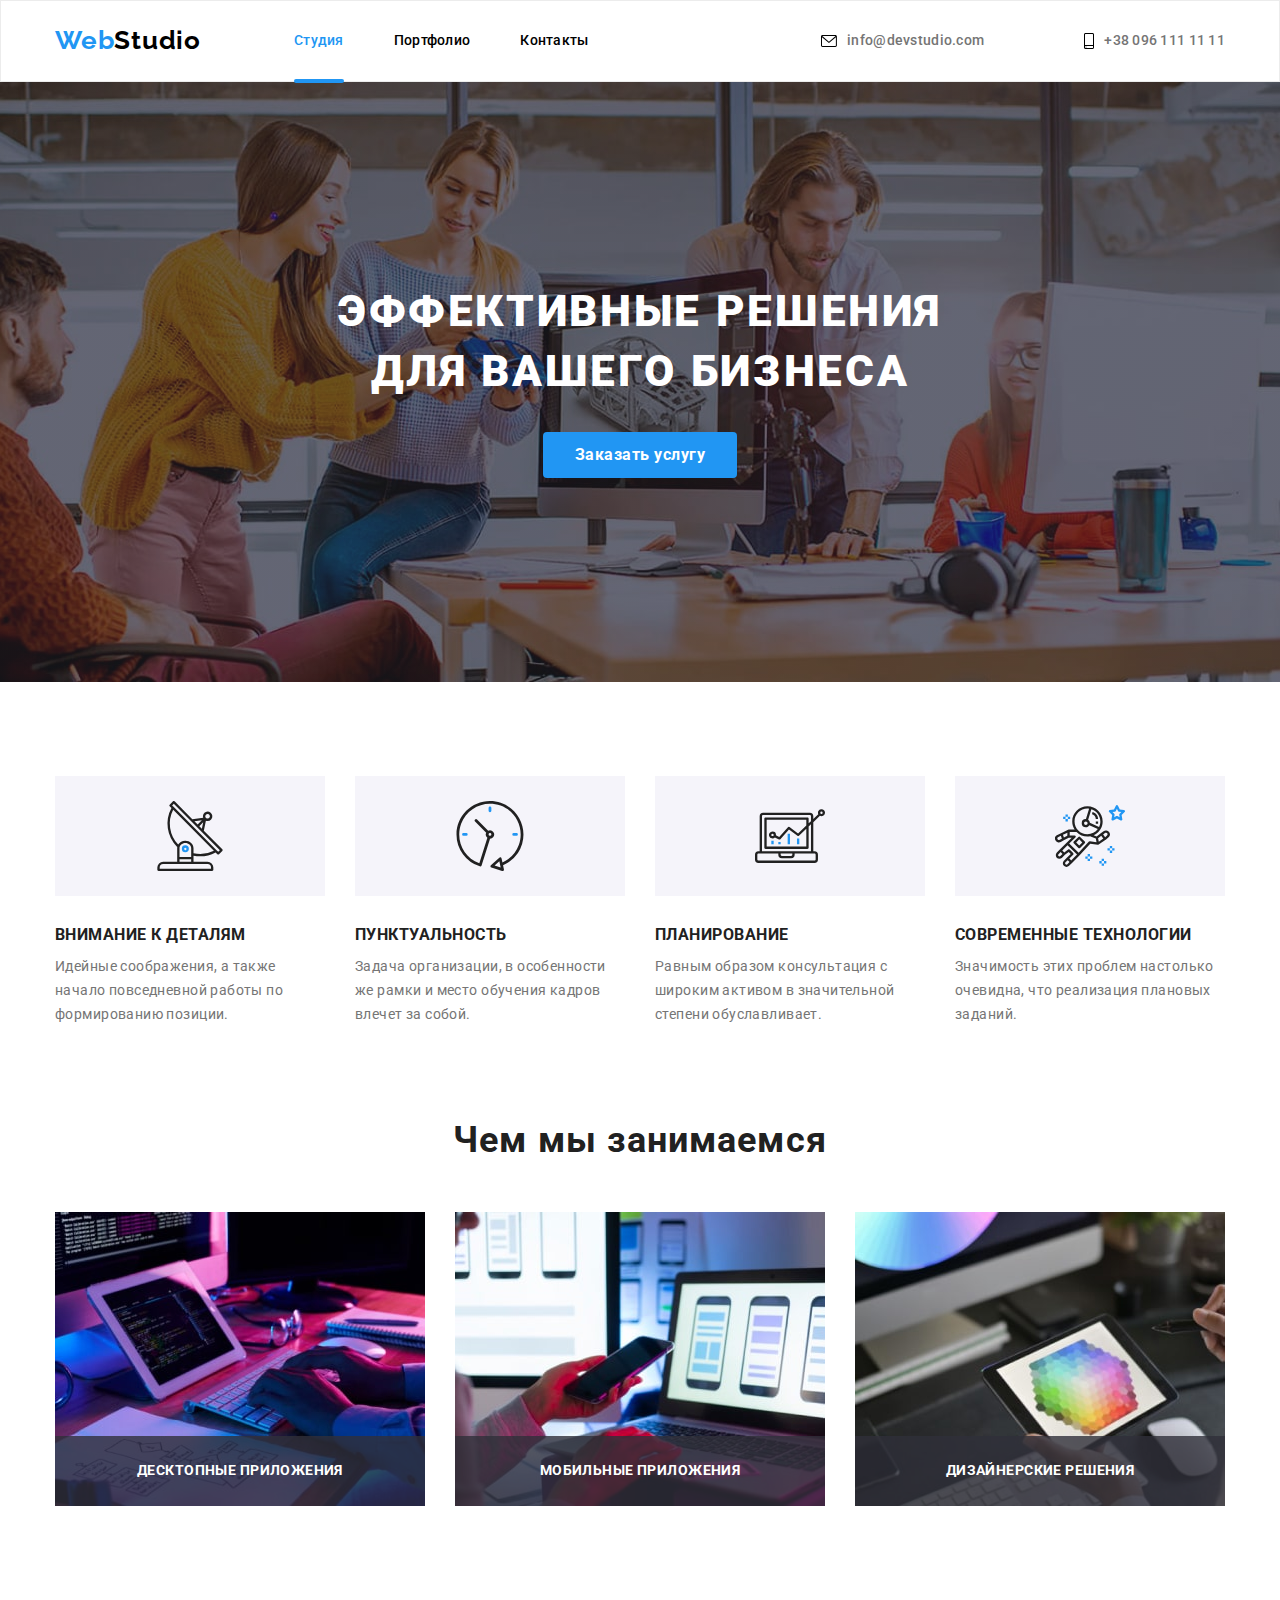
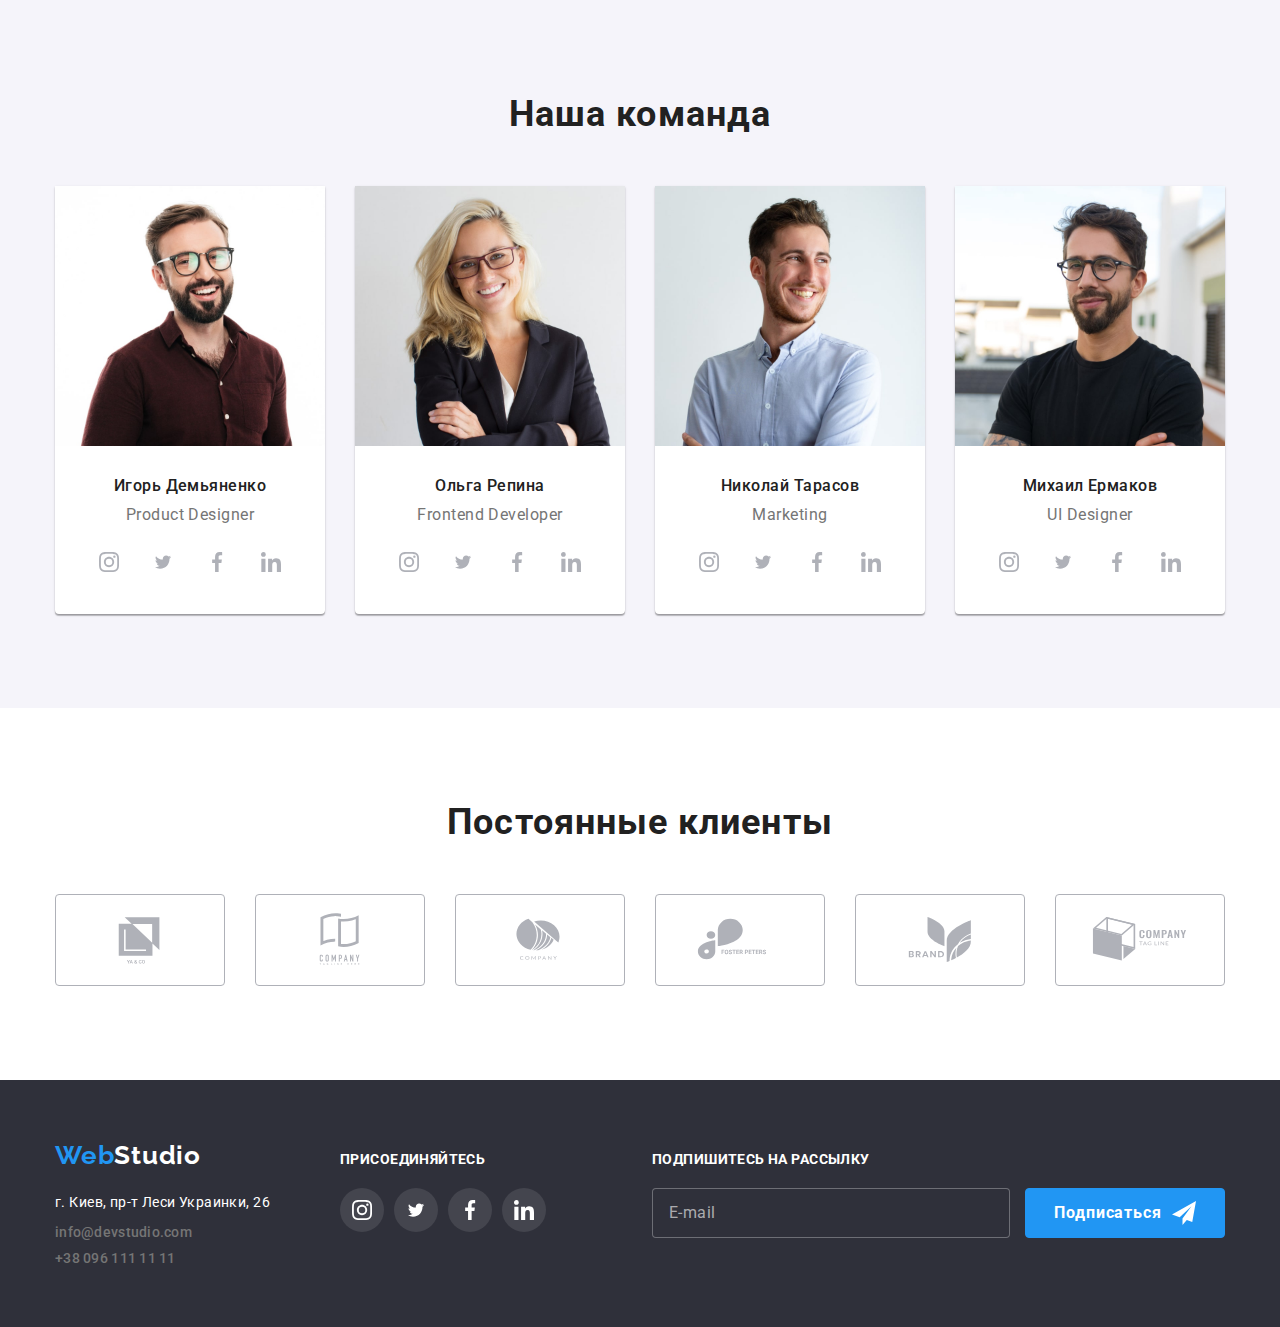
<file: index.html>
<!DOCTYPE html>
<html lang="ru">

<head>
    <meta charset="UTF-8">
    <meta http-equiv="X-UA-Compatible" content="IE=edge">
    <meta name="viewport" content="width=device-width, initial-scale=1.0">
    <title>Document</title>
    <link rel="preconnect" href="https://fonts.googleapis.com">
    <link rel="preconnect" href="https://fonts.gstatic.com" crossorigin>
    <link
        href="https://fonts.googleapis.com/css2?family=Raleway:wght@400;700&family=Roboto:wght@400;500;700;900&display=swap"
        rel="stylesheet">
    <link rel="stylesheet" href="https://cdnjs.cloudflare.com/ajax/libs/modern-normalize/1.1.0/modern-normalize.min.css">
    <link rel="stylesheet" href="./css/main.min.css">
</head>
<body>
    <header class="page-header">
        <div class="container">
            <div class="container--container-feature">
                <nav class="site-nav">
                    <a href="./index.html" lang="en" class="logo link">Web<span class="logo--logo-color">Studio</span></a>
                    <ul class="list site-nav__nav-list">
                        <li class="site-nav__nav-item">
                            <a href="" class="site-nav__nav-link link current">Студия</a>
                        </li>
                        <li class="site-nav__nav-item">
                            <a href="./portfolio.html" class="site-nav__nav-link link">Портфолио</a>
                        </li>
                        <li class="site-nav__nav-item">
                            <a href="" class="site-nav__nav-link link">Контакты</a>
                        </li>
                    </ul>
                </nav>
                <ul class="site-contacts list">
                            <li class="site-contacts__contacts-item">
                                <a href="mailto:info@devstudio.com" class="site-contacts__contacts-link link" > <svg class="site-contacts__contacts-icon-letter " width="16" height="12">
                                    <use href=./images/svg/sprite.svg#icon-envelope></use></svg>info@devstudio.com</a>
                            </li>
                            <li class="site-contacts__contacts-item">
                                <a href="tel:+380961111111" class="site-contacts__contacts-link link"> <svg class="site-contacts__contacts-icon-tel" width="10" height="16">
                                    <use href=./images/svg/sprite.svg#icon-smartphone></use>
                                </svg>+38 096 111 11 11</a>
                            </li>
                </ul>
            </div>
        </div>
    </header>
    <main>
        <section class="hero-section overlay">
            <h1 class="hero-section__hero-title">Эффективные решения для вашего бизнеса</h1>
            <button type="button" data-modal-open class="hero-section__hero-button main-button">Заказать услугу</button>
        </section>
        <section class="key-text-section section">
                <div class="container">
                <h2 class="section--hidden-title">Ключевые преимущества</h2>
                <ul class="list  key-text-list">
                    <li class="key-text-list__key-text-item">
                        <div class="key-text-list__background-icon key-text-list__antenna"></div>
                        <h3 class="key-text-list__features">Внимание к деталям</h3>
                        <p class="key-text-list__features-text">Идейные соображения, а также начало повседневной работы по формированию позиции.</p>
                    </li>
                    <li class="key-text-list__key-text-item">
                        <div class="key-text-list__background-icon key-text-list__clock"></div>
                        <h3 class="key-text-list__features">Пунктуальность</h3>
                        <p class="key-text-list__features-text">Задача организации, в особенности же рамки и место обучения кадров влечет за собой.</p>
                    </li>
                    <li class="key-text-list__key-text-item">
                        <div class="key-text-list__background-icon key-text-list__diagram"></div>
                        <h3 class="key-text-list__features">Планирование</h3>
                        <p class="key-text-list__features-text">Равным образом консультация с широким активом в значительной степени обуславливает.</p>
                    </li>
                    <li class="key-text-list__key-text-item">
                        <div class="key-text-list__background-icon key-text-list__astronaut"></div>
                        <h3 class="key-text-list__features">Современные технологии</h3>
                        <p class="key-text-list__features-text">Значимость этих проблем настолько очевидна, что реализация плановых заданий.</p>
                    </li>
                </ul>
                </div>
        </section>
        <section class="works-section">
            <div class="container">
            <h2 class="works-section__works-title">Чем мы занимаемся</h2>
            <ul class="list works-list">
                <li class="works-list__works-list-item">
                    <div class="works-list__works-list-overlay">
                        <img class="works-list__works-list-image" src="./images/our-work/box-1.jpg" alt="Дизайнер за работой" width="370" height="294">
                        <p class="works-list__works-list-text">Десктопные приложения</p>
                    </div>
                </li>
                <li class="works-list__works-list-item">
                    <div class="works-list__works-list-overlay">
                        <img class="works-list__works-list-image" src="./images/our-work/box-2.jpg" alt="Дизайнер за работой" width="370" height="294">
                        <p class="works-list__works-list-text">Мобильные приложения</p>
                    </div>
                </li>
                <li class="works-list__works-list-item">
                    <div class="works-list__works-list-overlay">
                        <img class="works-list__works-list-image" src="./images/our-work/box-3.jpg" alt="Дизайнер за работой" width="370" height="294">
                        <p class="works-list__works-list-text">Дизайнерские решения</p>
                    </div>
                </li>
            </ul>
        </div>
        </section>
        
        <section class="team-section section">
            <div class="container">
            <h2 class="team-section__team-title">Наша команда</h2>
            <ul class="list team-list">
                <li class="team-list__team-item">
                    <img class="team-list__team-foto" src="./images/team/employee-1.jpg" alt="Игорь Демьяненко" width="270" height="260">
                    <div class="team-list__team-item-description">
                        <h3 class="team-list__team-member">Игорь Демьяненко</h3>
                        <p lang="en" class="team-list__team-profession">Product Designer</p>
                        <ul class="sosial-links">
                            <li class="list sosial-links__sosial-item">
                                <a href="" class="link sosial-links__sosial-link"> <svg class="sosial-links__sosial-icon" width="20" height="20">
                                        <use href=./images/svg/sprite.svg#icon-instagram></use>
                                    </svg></a>
                            </li>
                            <li class="list sosial-links__sosial-item">
                                <a href="" class="link sosial-links__sosial-link"> <svg class="sosial-links__sosial-icon" width="20" height="16.25">
                                        <use href=./images/svg/sprite.svg#icon-twitter></use>
                                    </svg></a>
                            </li>
                            <li class="list sosial-links__sosial-item">
                                <a href="" class="link sosial-links__sosial-link"> <svg class="sosial-links__sosial-icon" width="20" height="20">
                                        <use href=./images/svg/sprite.svg#icon-facebook></use>
                                    </svg></a>
                            </li>
                            <li class="list sosial-links__sosial-item">
                                <a href="" class="link sosial-links__sosial-link"> <svg class="sosial-links__sosial-icon" width="20" height="20">
                                        <use href=./images/svg/sprite.svg#icon-linkedin></use>
                                    </svg></a>
                            </li>
                        </ul>
                    </div>
                </li>
                <li class="team-list__team-item">
                    <img class="team-list__team-foto" src="./images/team/employee-2.jpg" alt="Ольга Репина" width="270" height="260">
                    <div class="team-list__team-item-description">
                        <h3 class="team-list__team-member">Ольга Репина</h3>
                        <p lang="en" class="team-list__team-profession">Frontend Developer</p>
                        <ul class="sosial-links">
                            <li class="list sosial-links__sosial-item">
                                <a href="" class="link sosial-links__sosial-link"> <svg class="sosial-links__sosial-icon" width="20" height="20">
                                        <use href=./images/svg/sprite.svg#icon-instagram></use>
                                    </svg></a>
                            </li>
                            <li class="list sosial-links__sosial-item">
                                <a href="" class="link sosial-links__sosial-link"> <svg class="sosial-links__sosial-icon" width="20" height="16.25">
                                        <use href=./images/svg/sprite.svg#icon-twitter></use>
                                    </svg></a>
                            </li>
                            <li class="list sosial-links__sosial-item">
                                <a href="" class="link sosial-links__sosial-link"> <svg class="sosial-links__sosial-icon" width="20" height="20">
                                        <use href=./images/svg/sprite.svg#icon-facebook></use>
                                    </svg></a>
                            </li>
                            <li class="list sosial-links__sosial-item">
                                <a href="" class="link sosial-links__sosial-link"> <svg class="sosial-links__sosial-icon" width="20" height="20">
                                        <use href=./images/svg/sprite.svg#icon-linkedin></use>
                                    </svg></a>
                            </li>
                        </ul>
                    </div>
                </li>
                <li class="team-list__team-item">
                    <img class="team-list__team-foto" src="./images/team/employee-3.jpg" alt="Николай Тарасов" width="270" height="260">
                    <div class="team-list__team-item-description">
                        <h3 class="team-list__team-member">Николай Тарасов</h3>
                        <p lang="en" class="team-list__team-profession">Marketing</p>
                        <ul class="sosial-links">
                            <li class="list sosial-links__sosial-item">
                                <a href="" class="link sosial-links__sosial-link"> <svg class="sosial-links__sosial-icon" width="20" height="20">
                                        <use href=./images/svg/sprite.svg#icon-instagram></use>
                                    </svg></a>
                            </li>
                            <li class="list sosial-links__sosial-item">
                                <a href="" class="link sosial-links__sosial-link"> <svg class="sosial-links__sosial-icon" width="20" height="16.25">
                                        <use href=./images/svg/sprite.svg#icon-twitter></use>
                                    </svg></a>
                            </li>
                            <li class="list sosial-links__sosial-item">
                                <a href="" class="link sosial-links__sosial-link"> <svg class="sosial-links__sosial-icon" width="20" height="20">
                                        <use href=./images/svg/sprite.svg#icon-facebook></use>
                                    </svg></a>
                            </li>
                            <li class="list sosial-links__sosial-item">
                                <a href="" class="link sosial-links__sosial-link"> <svg class="sosial-links__sosial-icon" width="20" height="20">
                                        <use href=./images/svg/sprite.svg#icon-linkedin></use>
                                    </svg></a>
                            </li>
                        </ul>
                    </div>
                </li>
                <li class="team-list__team-item">
                    <img class="team-list__team-foto" src="./images/team/employee-4.jpg" alt="Михаил Ермаков" width="270" height="260">
                    <div class="team-list__team-item-description">
                        <h3 class="team-list__team-member">Михаил Ермаков</h3>
                        <p lang="en" class="team-list__team-profession">UI Designer</p>
                        <ul class="sosial-links">
                            <li class="list sosial-links__sosial-item">
                                <a href="" class="link sosial-links__sosial-link"> <svg class="sosial-links__sosial-icon" width="20" height="20">
                                        <use href=./images/svg/sprite.svg#icon-instagram></use>
                                    </svg></a>
                            </li>
                            <li class="list sosial-links__sosial-item">
                                <a href="" class="link sosial-links__sosial-link"> <svg class="sosial-links__sosial-icon" width="20" height="16.25">
                                        <use href=./images/svg/sprite.svg#icon-twitter></use>
                                    </svg></a>
                            </li>
                            <li class="list sosial-links__sosial-item">
                                <a href="" class="link sosial-links__sosial-link"> <svg class="sosial-links__sosial-icon" width="20" height="20">
                                        <use href=./images/svg/sprite.svg#icon-facebook></use>
                                    </svg></a>
                            </li>
                            <li class="list sosial-links__sosial-item">
                                <a href="" class="link sosial-links__sosial-link"> <svg class="sosial-links__sosial-icon" width="20" height="20">
                                        <use href=./images/svg/sprite.svg#icon-linkedin></use>
                                    </svg></a>
                            </li>
                        </ul>
                    </div>
                </li>
            </ul>
        </div>
        </section>
        <section class="clients-section section">
            <div class="container">
                <h2 class="clients-section__clients-title">Постоянные клиенты</h2>
                <ul class="clients-list list">
                    <li class="clients-list__clients-item">
                        <a href="" class="link clients-list__clients-link"> <svg class="clients-list__clients-icon" width="106" height="60">
                                <use href=./images/svg/sprite.svg#icon-logo-company-1></use>
                            </svg></a>
                    </li>
                    <li class="clients-list__clients-item">
                        <a href="" class="link clients-list__clients-link"> <svg class="clients-list__clients-icon" width="106" height="60">
                                    <use href=./images/svg/sprite.svg#icon-logo-company-2></use>
                                </svg></a>
                    </li>
                    <li class="clients-list__clients-item">
                        <a href="" class="link clients-list__clients-link"> <svg class="clients-list__clients-icon" width="106" height="60">
                                    <use href=./images/svg/sprite.svg#icon-logo-company-3></use>
                                </svg></a>
                    </li>
                    <li class="clients-list__clients-item">
                        <a href="" class="link clients-list__clients-link"> <svg class="clients-list__clients-icon" width="106" height="60">
                                    <use href=./images/svg/sprite.svg#icon-logo-company-4></use>
                                </svg></a>
                    </li>
                    <li class="clients-list__clients-item">
                        <a href="" class="link clients-list__clients-link"> <svg class="clients-list__clients-icon" width="106" height="60">
                                    <use href=./images/svg/sprite.svg#icon-logo-company-5></use>
                                </svg></a>
                    </li>
                    <li class="clients-list__clients-item">
                        <a href="" class="link clients-list__clients-link"> <svg class="clients-list__clients-icon" width="106" height="60">
                                    <use href=./images/svg/sprite.svg#icon-logo-company-6></use>
                                </svg></a>
                    </li>
                </ul>
            </div>
        </section>
        </main>
    <footer class="page-footer">
        <div class="container">
            <div class="page-footer__footer-content">
                <div class="contact-information">
                    <a href="./index.html" lang="en" class="logo link">Web<span class="logo--logo-color">Studio</span></a>
                <address class="adr">
                    <p class="adr__adr-text">г. Киев, пр-т Леси Украинки, 26</p>
                </address>
                    <ul class="site-contacts list">
                        <li class="site-contacts__contacts-item">
                            <a href="mailto:info@devstudio.com" class="site-contacts__contacts-link link"> info@devstudio.com</a>
                        </li>
                        <li class="site-contacts__contacts-item">
                            <a href="tel:+380961111111" class="site-contacts__contacts-link link">+38 096 111 11 11</a>
                        </li>
                    </ul>
                </div>
                <div class="subscribe">
                    <p class="subscribe__subscribe-text">присоединяйтесь</p>
                    <ul class="sosial-links">
                        <li class="list sosial-links__sosial-item">
                            <a href="" class="link sosial-links__sosial-link"> <svg class="sosial-links__sosial-icon" width="20" height="20">
                                    <use href=./images/svg/sprite.svg#icon-instagram></use>
                                </svg></a>
                        </li>
                        <li class="list sosial-links__sosial-item">
                            <a href="" class="link sosial-links__sosial-link"> <svg class="sosial-links__sosial-icon" width="20" height="16.25">
                                    <use href=./images/svg/sprite.svg#icon-twitter></use>
                                </svg></a>
                        </li>
                        <li class="list sosial-links__sosial-item">
                            <a href="" class="link sosial-links__sosial-link"> <svg class="sosial-links__sosial-icon" width="20" height="20">
                                    <use href=./images/svg/sprite.svg#icon-facebook></use>
                                </svg></a>
                        </li>
                        <li class="list sosial-links__sosial-item">
                            <a href="" class="link sosial-links__sosial-link"> <svg class="sosial-links__sosial-icon" width="20" height="20">
                                    <use href=./images/svg/sprite.svg#icon-linkedin></use>
                                </svg></a>
                        </li>
                    </ul>
                </div>
                <div class="folow">
                    <p class="folow__folow-text">Подпишитесь на рассылку</p>
                    <input class="folow__folow-input" type="email" placeholder="E-mail" name="mail" id="email" >
                    <button class="folow__folow-button" type="submit">Подписаться <svg class="folow__folow-button-icon" width="24" height="24"><use href="./images/svg/sprite.svg#icon-icon-send"></use></svg></button>                    
                </div>
            </div>
        </div>
    </footer>
    <div class="backdrop is-hidden" data-modal>
        <div class="modal">
            <!--<div class="modal-content">-->
            <button type="button" class="modal__button-modal-close" data-modal-close><svg class="modal__modal-close-icon" width="30"
                    height="30">
                    <use href="./images/svg/sprite.svg#icon-close-black-18dp"></use>
                </svg></button>
            <p class="modal__modal-content-text">Оставьте свои данные, мы вам перезвоним</p>
            <div class="modal__modal-field">
                <label class="modal__modal-label" for="name">Имя</label>
                <input class="modal__modal-input" type="text" name="name" id="name">
                <svg class="modal__modal-icon" width="18" height="18">
                    <use href=./images/svg/sprite.svg#icon-person-black-18dp-1></use>
                </svg>
            </div>
            <div class="modal__modal-field">
                <label class="modal__modal-label" for="tel">Телефон</label>
                <input class="modal__modal-input" type="tel" name="tel" id="tel">
                <svg class="modal__modal-icon" width="18" height="18">
                    <use href=./images/svg/sprite.svg#icon-phone-black-18dp-1-1-1></use>
                </svg>
            </div>
            <div class="modal__modal-field">
                <label class="modal__modal-label" for="mail">Почта</label>
                <input class="modal__modal-input" type="email" name="mail" id="mail">
                <svg class="modal__modal-icon" width="18" height="18">
                    <use href=./images/svg/sprite.svg#icon-email-black-18dp-1></use>
                </svg>
            </div>
            <div class="modal__modal-field-area">
                <label class="modal__modal-label" for="coment">Комментарий</label>
                <textarea class="modal__modal-comment" name="coment" id="coment" cols="30" rows="10"
                    placeholder="Введите текст"></textarea>
            </div>
            <div class="modal__modal-check-box">
                <label class="p-policy" for="p-policy">
                    <input class="p-policy__modal-check-box-input" type="checkbox" name="p-policy" id="p-policy">
                    <span class="p-policy__modal-p-policy-icon"></span>
                    Соглашаюсь с рассылкой и принимаю <a class="p-policy__modal-link" href="">Условия договора</a>
                </label>
            </div>
            <button class="modal__modal-button " type="submit">Отправить</button>
            <!--</div>-->
        </div>
    </div>
    <script src = "./js/modal.js"></script>
</body>
</html>
</file>
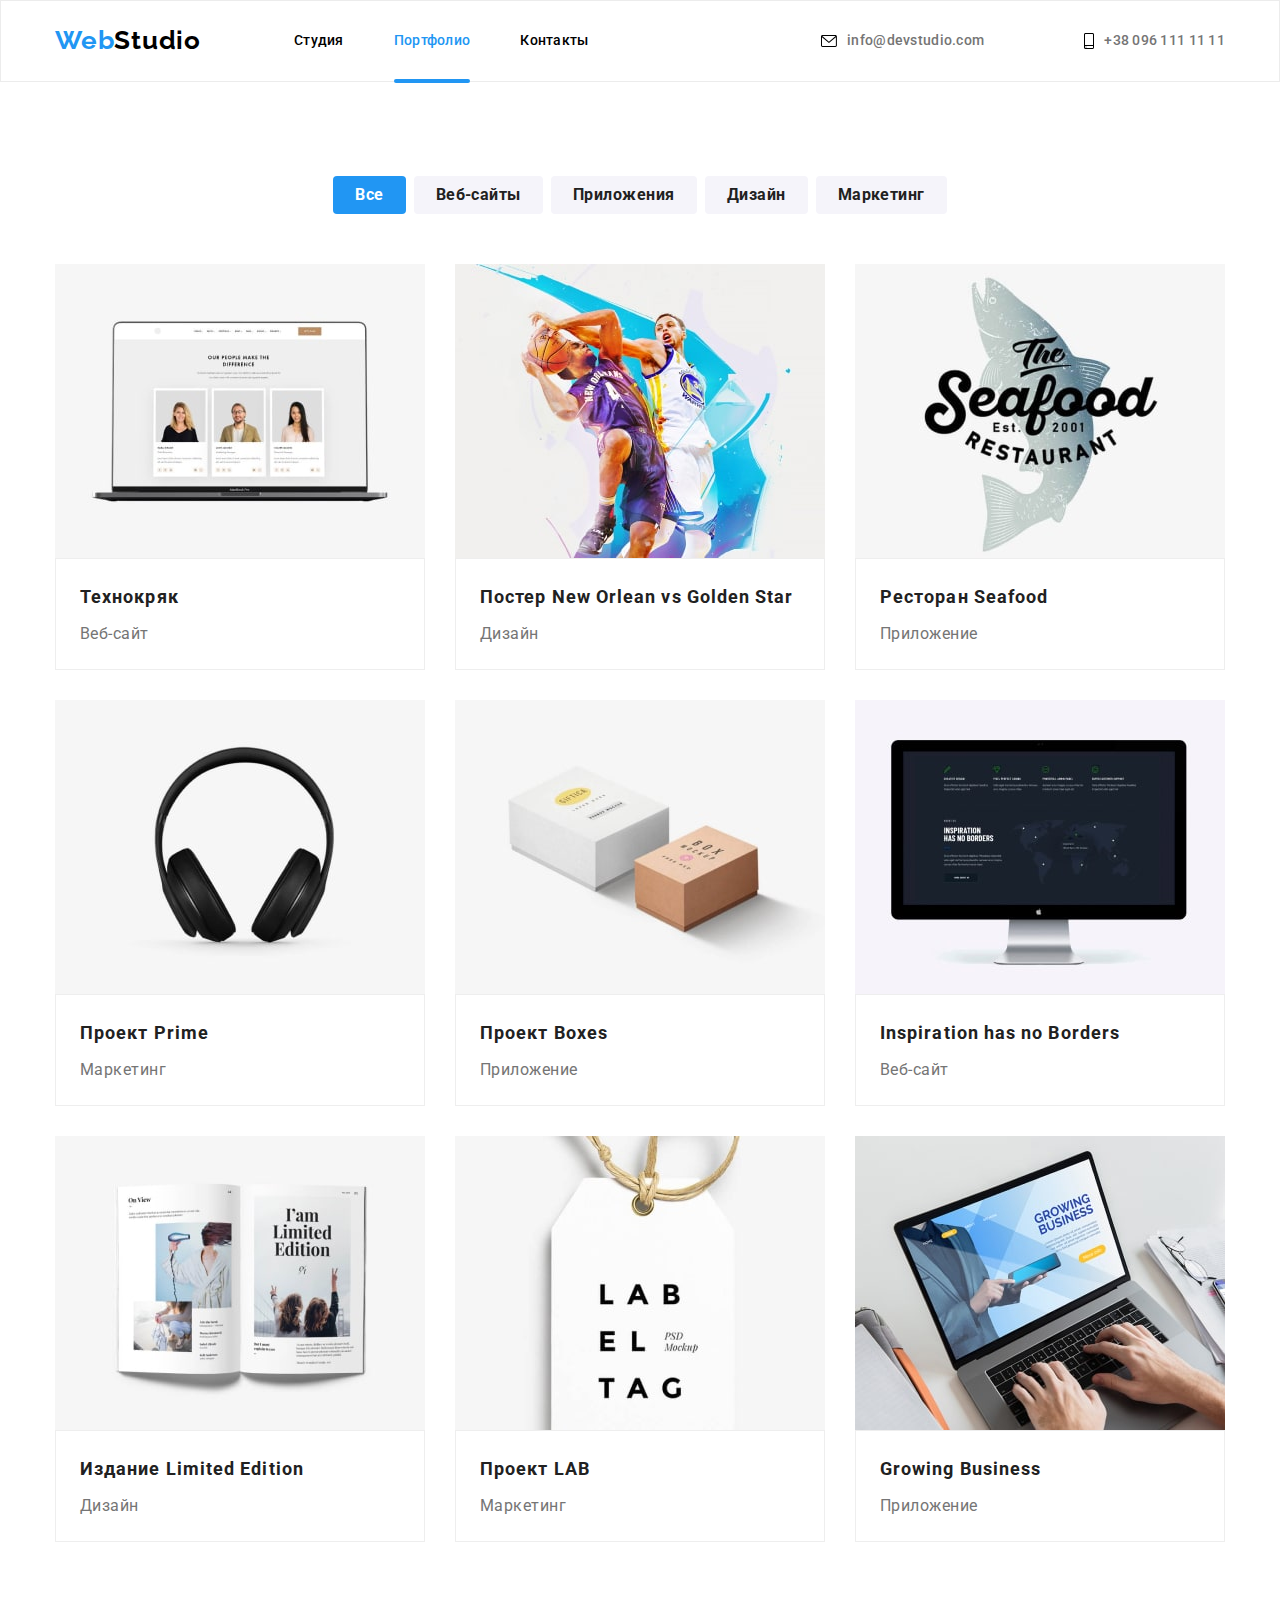
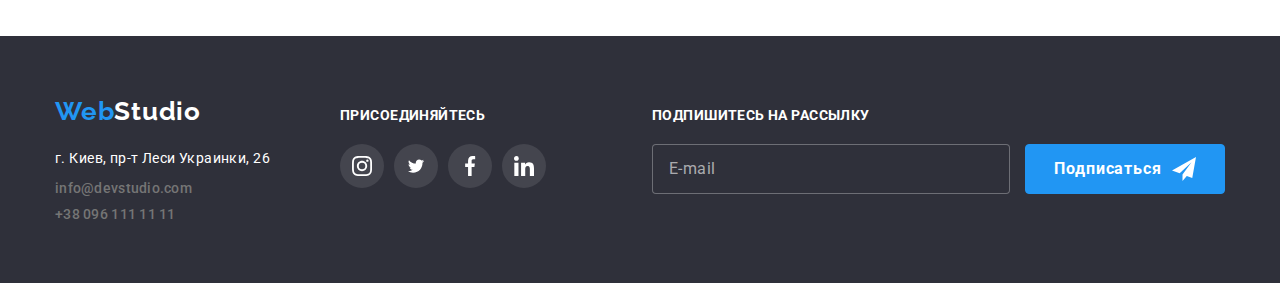
<file: portfolio.html>
<!DOCTYPE html>
<html lang="ru">
  <head>
    <meta charset="UTF-8" />
    <meta http-equiv="X-UA-Compatible" content="IE=edge" />
    <meta name="viewport" content="width=device-width, initial-scale=1.0" />
    <title>Document</title>
    <link rel="preconnect" href="https://fonts.googleapis.com" />
    <link rel="preconnect" href="https://fonts.gstatic.com" crossorigin />
    <link
      href="https://fonts.googleapis.com/css2?family=Raleway:wght@400;700&family=Roboto:wght@400;500;700;900&display=swap"
      rel="stylesheet"
    />
    <link rel="stylesheet" href="https://cdnjs.cloudflare.com/ajax/libs/modern-normalize/1.1.0/modern-normalize.min.css"
    />
    <link rel="stylesheet" href="./css/main.min.css">
  </head>

  <body>
    <header class="page-header">
      <div class="container">
        <div class="container--container-feature">
        <nav class="site-nav">
          <a href="./index.html" lang="en" class="logo link"
            >Web<span class="logo--logo-color">Studio</span></a
          >
          <ul class="list site-nav__nav-list">
            <li class="site-nav__nav-item">
              <a href="./index.html" class="site-nav__nav-link link">Студия</a>
            </li>
            <li class="site-nav__nav-item">
              <a href="./portfolio.html" class="site-nav__nav-link link current"
                >Портфолио</a
              >
            </li>
            <li class="site-nav__nav-item">
              <a href="" class="site-nav__nav-link link">Контакты</a>
            </li>
          </ul>
        </nav>
        <ul class="site-contacts list">
          <li class="site-contacts__contacts-item">
            <a href="mailto:info@devstudio.com" class="site-contacts__contacts-link link"> <svg class="site-contacts__contacts-icon-letter " width="16"
                height="12">
                <use href=./images/svg/sprite.svg#icon-envelope></use>
              </svg>info@devstudio.com</a>
          </li>
          <li class="site-contacts__contacts-item">
            <a href="tel:+380961111111" class="site-contacts__contacts-link link"> <svg class="site-contacts__contacts-icon-tel" width="10" height="16">
                <use href=./images/svg/sprite.svg#icon-smartphone></use>
              </svg>+38 096 111 11 11</a>
          </li>
        </ul>
      </div>
      </div>
    </header>
    <main>
    <section class="projects-section section">
        <div class="container">
          <h1 class="projects-section__hero-title section--hidden-title">Примеры работ</h1>
          <ul class="filter list">
            <li class="filter__filter-list-item">
              <button type="button" class="hero-section__hero-button filter__filter-button  filter__filter-button--current">Все</button>
            </li>
            <li class="filter__filter-list-item">
              <button type="button" class="hero-section__hero-button filter__filter-button">Веб-сайты</button>
            </li>
            <li class="filter__filter-list-item">
              <button type="button" class="hero-section__hero-button filter__filter-button">Приложения</button>
            </li>
            <li class="filter__filter-list-item">
              <button type="button" class="hero-section__hero-button filter__filter-button">Дизайн</button>
            </li>
            <li class="filter__filter-list-item">
              <button type="button" class="hero-section__hero-button filter__filter-button">Маркетинг</button>
            </li>
          </ul>
          <ul class="list projects-list">
            <li class="projects-list__projects-item">
                <a href="" class="projects-list__projects-item-link link">
                    <div class="projects-list__projects-overlay">
                        <img 
                            src="./images/projects/project-1.jpg"
                            alt="Технокряк"
                            width="370"
                            height="294"
                        />
                        <p class="projects-list__projects-overlay-text">Технокряк это современная площадка распространения коронавируса. Компании используют эту платформу для цифрового
                        шпионажа и атак на защищённые сервера конкурентов.</p>
                    </div>
                    <div class="projects-list__project-item-description">
                        <h2 class="projects-list__projects-title">Технокряк</h2>
                        <p class="projects-list__projects-type">Веб-сайт</p>
                    </div>
                  </a>
            </li>
            <li class="projects-list__projects-item">
                <a href="" class="projects-list__projects-item-link link">
                    <div class="projects-list__projects-overlay">
                      <img
                      src="./images/projects/project-2.jpg"
                      alt="Постер New Orlean vs Golden Star"
                      width="370"
                      height="294"
                      />
                      <p class="projects-list__projects-overlay-text">Lorem, ipsum dolor sit amet consectetur adipisicing elit. Vero natus consequatur ad quibusdam placeat voluptatem corporis rem, deleniti quaerat delectus sapiente. Facilis, quia reprehenderit ducimus quod alias fugiat expedita eos.</p>
                    </div>
                    <div class="projects-list__project-item-description">
                        <h2 class="projects-list__projects-title">Постер New Orlean vs Golden Star</h2>
                        <p class="projects-list__projects-type">Дизайн</p>
                    </div>
                </a>
            </li>
            <li class="projects-list__projects-item">
                <a href="" class="projects-list__projects-item-link link">
                    <div class="projects-list__projects-overlay">
                      <img
                      src="./images/projects/project-3.jpg"
                      alt="Ресторан Seafood"
                      width="370"
                      height="294"
                      />
                      <p class="projects-list__projects-overlay-text">Lorem, ipsum dolor sit amet consectetur adipisicing elit. Vero natus consequatur ad
                        quibusdam placeat voluptatem corporis rem, deleniti quaerat delectus sapiente. Facilis, quia reprehenderit ducimus
                        quod alias fugiat expedita eos.</p>
                    </div>
                    <div class="projects-list__project-item-description">
                        <h2 class="projects-list__projects-title">Ресторан Seafood</h2>
                        <p class="projects-list__projects-type">Приложение</p>
                    </div>
                  </a>
            </li>
            <li class="projects-list__projects-item">
                <a href="" class="projects-list__projects-item-link link">
                    <div class="projects-list__projects-overlay">
                      <img
                      src="./images/projects/project-4.jpg"
                      alt="Проект Prime"
                      width="370"
                      height="294"
                      />
                      <p class="projects-list__projects-overlay-text">Lorem, ipsum dolor sit amet consectetur adipisicing elit. Vero natus consequatur ad
                        quibusdam placeat voluptatem corporis rem, deleniti quaerat delectus sapiente. Facilis, quia reprehenderit ducimus
                        quod alias fugiat expedita eos.</p>
                    </div>
                    <div class="projects-list__project-item-description">
                        <h2 class="projects-list__projects-title">Проект Prime</h2>
                        <p class="projects-list__projects-type">Маркетинг</p>
                    </div>
                  </a>
            </li>
            <li class="projects-list__projects-item">
                <a href="" class="projects-list__projects-item-link link">
                    <div class="projects-list__projects-overlay">
                      <img
                      src="./images/projects/project-5.jpg"
                      alt="Проект Boxes"
                      width="370"
                      height="294"
                      />
                      <p class="projects-list__projects-overlay-text">Lorem, ipsum dolor sit amet consectetur adipisicing elit. Vero natus consequatur ad
                        quibusdam placeat voluptatem corporis rem, deleniti quaerat delectus sapiente. Facilis, quia reprehenderit ducimus
                        quod alias fugiat expedita eos.</p>
                    </div>
                    <div class="projects-list__project-item-description">
                        <h2 class="projects-list__projects-title">Проект Boxes</h2>
                        <p class="projects-list__projects-type">Приложение</p>
                    </div>    
                  </a>
            </li>
            <li class="projects-list__projects-item">
                <a href="" class="projects-list__projects-item-link link">
                    <div class="projects-list__projects-overlay">
                      <img
                      src="./images/projects/project-6.jpg"
                      alt="Inspiration has no Borders"
                      width="370"
                      height="294"
                      />
                      <p class="projects-list__projects-overlay-text">Lorem, ipsum dolor sit amet consectetur adipisicing elit. Vero natus consequatur ad
                        quibusdam placeat voluptatem corporis rem, deleniti quaerat delectus sapiente. Facilis, quia reprehenderit ducimus
                        quod alias fugiat expedita eos.</p>
                    </div>
                    <div class="projects-list__project-item-description">
                        <h2 class="projects-list__projects-title">Inspiration has no Borders</h2>
                        <p class="projects-list__projects-type">Веб-сайт</p>
                    </div>
                  </a>
            </li>
            <li class="projects-list__projects-item">
                <a href="" class="projects-list__projects-item-link link">
                    <div class="projects-list__projects-overlay">
                      <img
                          src="./images/projects/project-7.jpg"
                          alt="Издание Limited Edition"
                          width="370"
                          height="294"
                      />
                      <p class="projects-list__projects-overlay-text">Lorem, ipsum dolor sit amet consectetur adipisicing elit. Vero natus consequatur ad
                        quibusdam placeat voluptatem corporis rem, deleniti quaerat delectus sapiente. Facilis, quia reprehenderit ducimus
                        quod alias fugiat expedita eos.</p>
                    </div>
                    <div class="projects-list__project-item-description">
                        <h2 class="projects-list__projects-title">Издание Limited Edition</h2>
                        <p class="projects-list__projects-type">Дизайн</p>
                    </div>
                  </a>
            </li>
            <li class="projects-list__projects-item">
                <a href="" class="projects-list__projects-item-link link">
                    <div class="projects-list__projects-overlay">
                      <img
                          src="./images/projects/project-8.jpg"
                          alt="Проект LAB"
                          width="370"
                          height="294"
                      />
                      <p class="projects-list__projects-overlay-text">Lorem, ipsum dolor sit amet consectetur adipisicing elit. Vero natus consequatur ad
                        quibusdam placeat voluptatem corporis rem, deleniti quaerat delectus sapiente. Facilis, quia reprehenderit ducimus
                        quod alias fugiat expedita eos.</p>
                    </div>
                    <div class="projects-list__project-item-description">
                        <h2 class="projects-list__projects-title">Проект LAB</h2>
                        <p class="projects-list__projects-type">Маркетинг</p>
                    </div>
                  </a>
            </li>
            <li class="projects-list__projects-item">
                <a href="" class="projects-list__projects-item-link link">
                    <div class="projects-list__projects-overlay">
                      <img
                          src="./images/projects/project-9.jpg"
                          alt="Growing Business"
                          width="370"
                          height="294"
                      />
                      <p class="projects-list__projects-overlay-text">Lorem, ipsum dolor sit amet consectetur adipisicing elit. Vero natus consequatur ad
                        quibusdam placeat voluptatem corporis rem, deleniti quaerat delectus sapiente. Facilis, quia reprehenderit ducimus
                        quod alias fugiat expedita eos.</p>
                    </div>
                    <div class="projects-list__project-item-description">
                        <h2 class="projects-list__projects-title">Growing Business</h2>
                        <p class="projects-list__projects-type">Приложение</p>
                    </div>    
                  </a>
            </li>
        </ul>
        </div>
        </section>
    </main>
    <footer class="page-footer">
      <div class="container">
        <div class="page-footer__footer-content">
          <div class="contact-information">
            <a href="./index.html" lang="en" class="logo link">Web<span class="logo--logo-color">Studio</span></a>
            <address class="adr">
              <p class="adr__adr-text">г. Киев, пр-т Леси Украинки, 26</p>
            </address>
            <ul class="site-contacts list">
              <li class="site-contacts__contacts-item">
                <a href="mailto:info@devstudio.com" class="site-contacts__contacts-link link"> info@devstudio.com</a>
              </li>
              <li class="site-contacts__contacts-item">
                <a href="tel:+380961111111" class="site-contacts__contacts-link link">+38 096 111 11 11</a>
              </li>
            </ul>
          </div>
          <div class="subscribe">
            <p class="subscribe__subscribe-text">присоединяйтесь</p>
            <ul class="sosial-links">
              <li class="list sosial-links__sosial-item">
                <a href="" class="link sosial-links__sosial-link"> <svg class="sosial-links__sosial-icon" width="20" height="20">
                    <use href=./images/svg/sprite.svg#icon-instagram></use>
                  </svg></a>
              </li>
              <li class="list sosial-links__sosial-item">
                <a href="" class="link sosial-links__sosial-link"> <svg class="sosial-links__sosial-icon" width="20" height="16.25">
                    <use href=./images/svg/sprite.svg#icon-twitter></use>
                  </svg></a>
              </li>
              <li class="list sosial-links__sosial-item">
                <a href="" class="link sosial-links__sosial-link"> <svg class="sosial-links__sosial-icon" width="20" height="20">
                    <use href=./images/svg/sprite.svg#icon-facebook></use>
                  </svg></a>
              </li>
              <li class="list sosial-links__sosial-item">
                <a href="" class="link sosial-links__sosial-link"> <svg class="sosial-links__sosial-icon" width="20" height="20">
                    <use href=./images/svg/sprite.svg#icon-linkedin></use>
                  </svg></a>
              </li>
            </ul>
          </div>
          <div class="folow">
            <p class="folow__folow-text">Подпишитесь на рассылку</p>
            <input class="folow__folow-input" type="email" placeholder="E-mail" name="mail" id="email">
            <button class="folow__folow-button" type="submit">Подписаться <svg class="folow__folow-button-icon" width="24" height="24">
                <use href="./images/svg/sprite.svg#icon-icon-send"></use>
              </svg></button>
          </div>
        </div>
      </div>
    </footer>
  </body>
</html>
</file>
<file: css/main.min.css>
.container{width:1200px;padding-left:15px;padding-right:15px;margin:0 auto}.container--container-feature{display:-webkit-box;display:-ms-flexbox;display:flex;-webkit-box-align:center;-ms-flex-align:center;align-items:center;-webkit-box-pack:center;-ms-flex-pack:center;justify-content:center}.page-header{background-color:#fff;border:1px solid #ececec}.page-header .site-contacts__contacts-link{padding-top:32px;padding-bottom:32px}.page-header .site-contacts__contacts-item:not(:last-child){margin-right:50px}.page-header .site-contacts .site-contacts__contacts-item+.site-contacts__contacts-item{margin-left:50px}.list{padding:0px;margin:0px;list-style-type:none}h1,h2,h3,p{margin:0px}img{display:block;max-width:100%;height:auto}.link{text-decoration:none;display:block}.page-header .logo{margin-right:93px}.logo{padding-top:24px;padding-bottom:25px;font-weight:700;font-size:26px;line-height:1.19;letter-spacing:0.03em;color:#2196f3;font-family:"Raleway", sans-serif}.logo--logo-color{color:#000}.page-header{background-color:#fff;border:1px solid #ececec}.page-header .site-contacts__contacts-link{padding-top:32px;padding-bottom:32px}.page-header .site-contacts__contacts-item:not(:last-child){margin-right:50px}.page-header .site-contacts .site-contacts__contacts-item+.site-contacts__contacts-item{margin-left:50px}.site-nav{display:-webkit-box;display:-ms-flexbox;display:flex;-webkit-box-align:center;-ms-flex-align:center;align-items:center;-webkit-box-pack:center;-ms-flex-pack:center;justify-content:center}.site-nav__nav-list{display:-webkit-box;display:-ms-flexbox;display:flex;margin-bottom:0px;margin-top:0px;margin-left:0px;padding-left:0px}.site-nav__nav-item{display:-webkit-box;display:-ms-flexbox;display:flex}.site-nav__nav-item:not(:last-child){margin-right:50px}.site-nav__nav-link{position:relative;padding-top:32px;padding-bottom:32px;font-weight:500;line-height:1.14;letter-spacing:0.02em;color:#000;-webkit-transition:color 250ms cubic-bezier(0.4, 0, 0.2, 1);transition:color 250ms cubic-bezier(0.4, 0, 0.2, 1)}.site-nav__nav-link::after{content:"";position:absolute;left:0;bottom:-2px;border-radius:4px;display:block;width:0%;height:4px;background-color:#2196f3;opacity:0;-webkit-transition:opacity 250ms cubic-bezier(0.4, 0, 0.2, 1);transition:opacity 250ms cubic-bezier(0.4, 0, 0.2, 1);-webkit-transition:width 250ms cubic-bezier(0.4, 0, 0.2, 1);transition:width 250ms cubic-bezier(0.4, 0, 0.2, 1)}.site-nav__nav-link:hover::after{opacity:1;width:100%}.site-nav__nav-link:hover,.site-nav__nav-link:focus{color:#2196f3;fill:#2196f3}.site-contacts__contacts-link:hover,.site-contacts__contacts-link:focus{color:#2196f3;fill:#2196f3}.site-nav__nav-link.current::after{content:"";position:absolute;left:0;bottom:-2px;border-radius:4px;display:block;width:100%;height:4px;background-color:#2196f3;opacity:1}.site-nav .site-nav__nav-link.current{color:#2196f3}body{background-color:#fff;color:#757575;font-family:"Roboto", sans-serif;font-size:14px}.backdrop{position:fixed;left:0;top:0;width:100%;height:100%;background:rgba(0,0,0,0.2);opacity:1;-webkit-transition:opacity 250ms cubic-bezier(0.4, 0, 0.2, 1),visibility 250ms cubic-bezier(0.4, 0, 0.2, 1);transition:opacity 250ms cubic-bezier(0.4, 0, 0.2, 1),visibility 250ms cubic-bezier(0.4, 0, 0.2, 1);z-index:1}.backdrop.is-hidden{opacity:0;visibility:hidden;pointer-events:none}.modal{position:absolute;top:50%;left:50%;-webkit-transform:translate(-50%, -50%);transform:translate(-50%, -50%);display:inline-block;text-align:left;padding:40px;min-width:528px;min-height:581px;border-radius:4px;background-color:#fff;-webkit-transform:translate(-50%, -50%) scale(1);transform:translate(-50%, -50%) scale(1);-webkit-transition:-webkit-transform 250ms cubic-bezier(0.4, 0, 0.2, 1);transition:-webkit-transform 250ms cubic-bezier(0.4, 0, 0.2, 1);transition:transform 250ms cubic-bezier(0.4, 0, 0.2, 1);transition:transform 250ms cubic-bezier(0.4, 0, 0.2, 1), -webkit-transform 250ms cubic-bezier(0.4, 0, 0.2, 1)}.backdrop.is-hidden .modal{-webkit-transform:translate(-50%, -50%) scale(0.9);transform:translate(-50%, -50%) scale(0.9)}.folow__folow-input:-webkit-autofill:hover,.folow__folow-input:-webkit-autofill:focus,.folow__folow-input:-webkit-autofill:active{-webkit-transition:background-color 5000s ease-in-out 0s;transition:background-color 5000s ease-in-out 0s}.modal__modal-input:-webkit-autofill:hover,.modal__modal-input:-webkit-autofill:focus,.modal__modal-input:-webkit-autofill:active{-webkit-transition:background-color 5000s ease-in-out 0s;transition:background-color 5000s ease-in-out 0s}.modal__modal-comment:-webkit-autofill:hover,.modal__modal-comment:-webkit-autofill:focus,.modal__modal-comment:-webkit-autofill:active{-webkit-transition:background-color 5000s ease-in-out 0s;transition:background-color 5000s ease-in-out 0s}.modal__modal-comment{padding:12px 16px;resize:none;width:448px;height:138px;border:1px solid rgba(33,33,33,0.2);border-radius:4px}.modal__modal-comment::-webkit-input-placeholder{line-height:calc(16 / 14);letter-spacing:0.01em;color:rgba(117,117,117,0.5)}.modal__modal-comment:-ms-input-placeholder{line-height:calc(16 / 14);letter-spacing:0.01em;color:rgba(117,117,117,0.5)}.modal__modal-comment::-ms-input-placeholder{line-height:calc(16 / 14);letter-spacing:0.01em;color:rgba(117,117,117,0.5)}.modal__modal-comment::placeholder{line-height:calc(16 / 14);letter-spacing:0.01em;color:rgba(117,117,117,0.5)}.modal__button-modal-close{position:absolute;width:30px;height:30px;border-radius:50%;border:1px solid rgba(0,0,0,0.1);padding:5px;top:8px;right:8px;cursor:pointer}.modal__button-modal-close:hover,.modal__button-modal-close:focus{fill:#2196f3;-webkit-transition:fill 250ms cubic-bezier(0.4, 0, 0.2, 1),border-color 250ms cubic-bezier(0.4, 0, 0.2, 1);transition:fill 250ms cubic-bezier(0.4, 0, 0.2, 1),border-color 250ms cubic-bezier(0.4, 0, 0.2, 1);outline:none;border:1px solid #2196f3}.modal__modal-close-icon{width:18px;height:18px}.modal__modal-label,.modal__modal-input,.modal__modal-icon{display:block}.modal__modal-input{width:448px;height:40px;border:1px solid rgba(33,33,33,0.2);border-radius:4px;padding:0;padding-left:42px}.modal__modal-input:hover,.modal__modal-input:focus{border-color:#2196f3;-webkit-transition:border-color 250ms cubic-bezier(0.4, 0, 0.2, 1);transition:border-color 250ms cubic-bezier(0.4, 0, 0.2, 1);outline:none}.modal__modal-label{font-size:12px;line-height:calc(14 / 12);letter-spacing:0.01em;color:#757575;margin-bottom:4px}.modal__modal-content-text{font-weight:bold;font-size:20px;line-height:calc(23 / 20);text-align:center;letter-spacing:0.03em;position:relative;color:#212121;margin-bottom:12px}.modal__modal-button,.folow__folow-button{width:200px;height:50px;border-radius:4px;color:#fff;background-color:#2196f3;border:1px solid #2196f3;cursor:pointer;font-weight:bold;font-size:16px;line-height:calc(30 / 16);letter-spacing:0.06em}.modal__modal-button{position:relative;display:block;text-align:center;margin-left:auto;margin-right:auto}.modal__modal-button:focus,.modal__modal-button:hover{-webkit-box-shadow:0px 4px 4px rgba(94,68,68,0.25);box-shadow:0px 4px 4px rgba(94,68,68,0.25);-webkit-transition:-webkit-box-shadow 250ms cubic-bezier(0.4, 0, 0.2, 1);transition:-webkit-box-shadow 250ms cubic-bezier(0.4, 0, 0.2, 1);transition:box-shadow 250ms cubic-bezier(0.4, 0, 0.2, 1);transition:box-shadow 250ms cubic-bezier(0.4, 0, 0.2, 1), -webkit-box-shadow 250ms cubic-bezier(0.4, 0, 0.2, 1)}.modal__modal-field{position:relative;margin-bottom:10px}.modal__modal-field-area{position:relative;margin-bottom:20px}.modal__modal-input:hover+.modal__modal-icon,.modal__modal-input:focus+.modal__modal-icon{fill:#2196f3;-webkit-transition:fill 250ms cubic-bezier(0.4, 0, 0.2, 1);transition:fill 250ms cubic-bezier(0.4, 0, 0.2, 1)}.modal__modal-comment:hover,.modal__modal-comment:focus{border-color:#2196f3;-webkit-transition:border-color 250ms cubic-bezier(0.4, 0, 0.2, 1);transition:border-color 250ms cubic-bezier(0.4, 0, 0.2, 1);outline:none}.modal__modal-icon{position:absolute;left:12px;top:29px}.p-policy{display:inline-block;line-height:calc(24 / 14);letter-spacing:0.03em;color:#757575}.p-policy__modal-link{line-height:calc(24 / 14);letter-spacing:0.03em;-webkit-text-decoration-line:underline;text-decoration-line:underline;color:#2196f3}.modal__modal-check-box{position:relative;margin-bottom:30px;padding-left:13px}.p-policy__modal-p-policy-icon{display:inline-block;vertical-align:middle;width:16px;height:15px;border:2px solid #212121;border-radius:2px;margin-right:8px}.p-policy__modal-check-box-input:focus+.p-policy__modal-p-policy-icon,.p-policy__modal-check-box-input:hover+.p-policy__modal-p-policy-icon{border:2px solid #2196f3;-webkit-transition:border-color 250ms cubic-bezier(0.4, 0, 0.2, 1);transition:border-color 250ms cubic-bezier(0.4, 0, 0.2, 1)}.p-policy__modal-check-box-input:checked+.p-policy__modal-p-policy-icon{background-color:#2196f3;border:2px solid #2196f3;border-radius:2px;background-image:url(../images/svg/background/vector8.svg);background-size:contain;background-origin:padding-box;background-repeat:no-repeat}.p-policy__modal-check-box-input{-webkit-appearance:none;-moz-appearance:none;appearance:none;position:absolute}.folow__folow-button{display:-webkit-inline-box;display:-ms-inline-flexbox;display:inline-flex;-webkit-box-align:center;-ms-flex-align:center;align-items:center;-webkit-box-pack:center;-ms-flex-pack:center;justify-content:center;cursor:pointer}.folow__folow-button-icon{margin-left:10px}.folow__folow-input{width:358px;height:50px;border-radius:4px;border:1px solid rgba(255,255,255,0.3);background-color:#2f303a;padding:15px 0px 15px 16px;color:rgba(255,255,255,0.6);margin-right:12px}.folow__folow-input::-webkit-input-placeholder{font-size:16px;line-height:calc(20 / 16);display:-webkit-box;display:flex;-webkit-box-align:center;align-items:center;letter-spacing:0.03em;color:rgba(255,255,255,0.6)}.folow__folow-input:-ms-input-placeholder{font-size:16px;line-height:calc(20 / 16);display:-ms-flexbox;display:flex;-ms-flex-align:center;align-items:center;letter-spacing:0.03em;color:rgba(255,255,255,0.6)}.folow__folow-input::-ms-input-placeholder{font-size:16px;line-height:calc(20 / 16);display:-ms-flexbox;display:flex;-ms-flex-align:center;align-items:center;letter-spacing:0.03em;color:rgba(255,255,255,0.6)}.folow__folow-input::placeholder{font-size:16px;line-height:calc(20 / 16);display:-webkit-box;display:-ms-flexbox;display:flex;-webkit-box-align:center;-ms-flex-align:center;align-items:center;letter-spacing:0.03em;color:rgba(255,255,255,0.6)}.page-footer{background-color:#2f303a;padding-top:60px;padding-bottom:60px}.page-footer .adr__adr-text{display:block;margin-bottom:9px}.page-footer .site-contacts{display:inline-block}.page-footer .logo{display:block;padding-top:0px;padding-bottom:0px;margin-bottom:20px}.page-footer .sosial-links{margin:0}.page-footer .sosial-links__sosial-link{fill:#fff;background-color:rgba(255,255,255,0.1);-webkit-transition:background-color 250ms cubic-bezier(0.4, 0, 0.2, 1);transition:background-color 250ms cubic-bezier(0.4, 0, 0.2, 1);color:#fff}.page-footer .sosial-links__sosial-link:hover,.page-footer .sosial-links__sosial-link:focus{fill:#fff;background-color:#2196f3}.page-footer .logo--logo-color{color:#fff}.page-footer .site-contacts__contacts-link{display:inline-block}.page-footer .site-contacts__contacts-item:not(:last-child){margin-bottom:9px}.page-footer__footer-content{display:-webkit-box;display:-ms-flexbox;display:flex;-webkit-box-align:baseline;-ms-flex-align:baseline;align-items:baseline}.subscribe__subscribe-text,.folow__folow-text{text-transform:uppercase;font-weight:bold;font-style:normal;line-height:1.14;letter-spacing:0.03em;text-transform:uppercase;color:#fff;margin-bottom:20px}.subscribe{margin-right:auto}.sosial-links{display:-webkit-box;display:-ms-flexbox;display:flex;padding:0}.sosial-links__sosial-icon{fill:currentColor}.sosial-links__sosial-link{display:-webkit-box;display:-ms-flexbox;display:flex;-webkit-box-pack:center;-ms-flex-pack:center;justify-content:center;-webkit-box-align:center;-ms-flex-align:center;align-items:center;color:#afb1b8;width:44px;height:44px;border:none;border-radius:50%;-webkit-transition:color 250ms cubic-bezier(0.4, 0, 0.2, 1),background-color 250ms cubic-bezier(0.4, 0, 0.2, 1);transition:color 250ms cubic-bezier(0.4, 0, 0.2, 1),background-color 250ms cubic-bezier(0.4, 0, 0.2, 1)}.sosial-links__sosial-link:hover,.sosial-links__sosial-link:focus{color:#fff;background-color:#2196f3}.sosial-links__sosial-item:not(:last-child){margin-right:10px}.clients-section__clients-title{margin-bottom:50px}.clients-list{display:-webkit-box;display:-ms-flexbox;display:flex;margin-left:auto;margin-right:auto;padding:0}.clients-list__clients-item:not(:last-child){margin-right:30px}.clients-list__clients-link{width:170px;height:92px;border:1px solid #afb1b8;border-radius:4px;display:-webkit-box;display:-ms-flexbox;display:flex;-webkit-box-pack:center;-ms-flex-pack:center;justify-content:center;-webkit-box-align:center;-ms-flex-align:center;align-items:center;color:#afb1b8}.clients-list__clients-link:hover,.clients-list__clients-link:focus{color:#2196f3;border:1px solid #2196f3;border-radius:4px;-webkit-transition:border 250ms cubic-bezier(0.4, 0, 0.2, 1),color 250ms cubic-bezier(0.4, 0, 0.2, 1);transition:border 250ms cubic-bezier(0.4, 0, 0.2, 1),color 250ms cubic-bezier(0.4, 0, 0.2, 1)}.clients-list__clients-icon{fill:currentColor}.projects-list{display:-webkit-box;display:-ms-flexbox;display:flex;-ms-flex-wrap:wrap;flex-wrap:wrap;margin-left:-30px;margin-top:-30px}.projects-list__projects-item{-ms-flex-preferred-size:calc(100% / 3 - 30px);flex-basis:calc(100% / 3 - 30px);margin-left:30px;margin-top:30px}.projects-list__project-item-description{padding:20px 24px;border:1px solid #eeeeee}.projects-list__projects-item-link:focus,.projects-list__projects-item-link:hover{-webkit-box-shadow:0px 4px 4px rgba(94,68,68,0.25);box-shadow:0px 4px 4px rgba(94,68,68,0.25);-webkit-transition:-webkit-box-shadow 250ms cubic-bezier(0.4, 0, 0.2, 1);transition:-webkit-box-shadow 250ms cubic-bezier(0.4, 0, 0.2, 1);transition:box-shadow 250ms cubic-bezier(0.4, 0, 0.2, 1);transition:box-shadow 250ms cubic-bezier(0.4, 0, 0.2, 1), -webkit-box-shadow 250ms cubic-bezier(0.4, 0, 0.2, 1)}.projects-list__projects-overlay{position:relative;overflow:hidden}.projects-list__projects-overlay-text{position:absolute;top:0;left:0;height:100%;background-color:rgba(33,150,243,0.9);padding:63px 24px;font-size:18px;line-height:1.56;letter-spacing:0.03em;color:#fff;overflow:hidden;opacity:0;-webkit-transform:translatey(100%);transform:translatey(100%);-webkit-transition:opacity 1250ms cubic-bezier(0.4, 0, 0.2, 1),-webkit-transform 1250ms cubic-bezier(0.4, 0, 0.2, 1);transition:opacity 1250ms cubic-bezier(0.4, 0, 0.2, 1),-webkit-transform 1250ms cubic-bezier(0.4, 0, 0.2, 1);transition:transform 1250ms cubic-bezier(0.4, 0, 0.2, 1),opacity 1250ms cubic-bezier(0.4, 0, 0.2, 1);transition:transform 1250ms cubic-bezier(0.4, 0, 0.2, 1),opacity 1250ms cubic-bezier(0.4, 0, 0.2, 1),-webkit-transform 1250ms cubic-bezier(0.4, 0, 0.2, 1)}.projects-list__projects-item:hover .projects-list__projects-overlay-text,.projects-list__projects-item-link:focus .projects-list__projects-overlay-text{-webkit-transform:translatey(0%);transform:translatey(0%);opacity:1}.projects-section{background-color:#fff}.projects-list__projects-title{font-weight:700;font-size:18px;line-height:2;letter-spacing:0.06em;color:#212121;margin-bottom:4px}.projects-list__projects-type{font-size:16px;line-height:1.88;letter-spacing:0.03em;color:#757575}.team-list{display:-webkit-box;display:-ms-flexbox;display:flex;margin-bottom:-30px;margin-right:-30px}.team-list__team-item{-ms-flex-preferred-size:calc(100% / 4 - 30px);flex-basis:calc(100% / 4 - 30px);margin-bottom:30px;margin-right:30px;background-color:#fff;-webkit-box-shadow:0px 1px 3px rgba(0,0,0,0.12),0px 1px 1px rgba(0,0,0,0.14),0px 2px 1px rgba(0,0,0,0.2);box-shadow:0px 1px 3px rgba(0,0,0,0.12),0px 1px 1px rgba(0,0,0,0.14),0px 2px 1px rgba(0,0,0,0.2);border:0px solid #fff;border-bottom-right-radius:4px;border-bottom-left-radius:4px}.team-list__team-member{font-weight:500;font-size:16px;line-height:1.19;text-align:center;letter-spacing:0.03em;color:#212121}.team-list__team-profession{font-size:16px;line-height:1.19;text-align:center;letter-spacing:0.03em;color:#757575;margin-bottom:16px}.team-list__team-item-description{padding:30px 32px}.team-section{background-color:#f5f4fa}.team-section__team-title{margin-bottom:50px}.team-list__team-member{margin-bottom:10px}.works-list{display:-webkit-box;display:-ms-flexbox;display:flex}.works-section__works-title{margin-bottom:50px}.works-list__works-list-overlay{position:relative}.works-list__works-list-text{display:-webkit-box;display:-ms-flexbox;display:flex;-webkit-box-pack:center;-ms-flex-pack:center;justify-content:center;-webkit-box-align:center;-ms-flex-align:center;align-items:center;position:absolute;bottom:0;left:0;width:370px;height:70px;font-weight:bold;line-height:1.14;text-align:center;letter-spacing:0.03em;text-transform:uppercase;color:#fff;background-color:rgba(47,48,58,0.8)}.works-list__works-list-item:not(:last-child){margin-right:30px}.site-nav{display:-webkit-box;display:-ms-flexbox;display:flex;-webkit-box-align:center;-ms-flex-align:center;align-items:center;-webkit-box-pack:center;-ms-flex-pack:center;justify-content:center}.site-nav__nav-list{display:-webkit-box;display:-ms-flexbox;display:flex;margin-bottom:0px;margin-top:0px;margin-left:0px;padding-left:0px}.site-nav__nav-item{display:-webkit-box;display:-ms-flexbox;display:flex}.site-nav__nav-item:not(:last-child){margin-right:50px}.site-nav__nav-link{position:relative;padding-top:32px;padding-bottom:32px;font-weight:500;line-height:1.14;letter-spacing:0.02em;color:#000;-webkit-transition:color 250ms cubic-bezier(0.4, 0, 0.2, 1);transition:color 250ms cubic-bezier(0.4, 0, 0.2, 1)}.site-nav__nav-link::after{content:"";position:absolute;left:0;bottom:-2px;border-radius:4px;display:block;width:0%;height:4px;background-color:#2196f3;opacity:0;-webkit-transition:opacity 250ms cubic-bezier(0.4, 0, 0.2, 1);transition:opacity 250ms cubic-bezier(0.4, 0, 0.2, 1);-webkit-transition:width 250ms cubic-bezier(0.4, 0, 0.2, 1);transition:width 250ms cubic-bezier(0.4, 0, 0.2, 1)}.site-nav__nav-link:hover::after{opacity:1;width:100%}.site-nav__nav-link:hover,.site-nav__nav-link:focus{color:#2196f3;fill:#2196f3}.site-contacts__contacts-link:hover,.site-contacts__contacts-link:focus{color:#2196f3;fill:#2196f3}.site-nav__nav-link.current::after{content:"";position:absolute;left:0;bottom:-2px;border-radius:4px;display:block;width:100%;height:4px;background-color:#2196f3;opacity:1}.site-nav .site-nav__nav-link.current{color:#2196f3}.filter__filter-button{padding:6px 22px;cursor:pointer}.filter{display:-webkit-box;display:-ms-flexbox;display:flex;-webkit-box-pack:center;-ms-flex-pack:center;justify-content:center;margin-bottom:50px}.filter .hero-section__hero-button.filter__filter-button--current{color:#fff;background-color:#2196f3}.filter__filter-list-item:not(:last-child){margin-right:8px}.hero-section{text-align:center;padding-bottom:200px;padding-top:200px;background-color:#2f303a}.hero-section__hero-title{margin-bottom:30px;width:696px;margin-left:auto;margin-right:auto;text-align:center;font-weight:900;font-size:44px;line-height:1.36;letter-spacing:0.06em;text-transform:uppercase;color:#fff}.hero-section__hero-button{font-weight:700;font-size:16px;line-height:1.62;text-align:center;letter-spacing:0.03em;color:#212121;background-color:#f5f4fa;border:none;border-radius:4px;cursor:pointer;-webkit-transition:background-color 250ms cubic-bezier(0.4, 0, 0.2, 1),color 250ms cubic-bezier(0.4, 0, 0.2, 1),-webkit-box-shadow 250ms cubic-bezier(0.4, 0, 0.2, 1);transition:background-color 250ms cubic-bezier(0.4, 0, 0.2, 1),color 250ms cubic-bezier(0.4, 0, 0.2, 1),-webkit-box-shadow 250ms cubic-bezier(0.4, 0, 0.2, 1);transition:background-color 250ms cubic-bezier(0.4, 0, 0.2, 1),color 250ms cubic-bezier(0.4, 0, 0.2, 1),box-shadow 250ms cubic-bezier(0.4, 0, 0.2, 1);transition:background-color 250ms cubic-bezier(0.4, 0, 0.2, 1),color 250ms cubic-bezier(0.4, 0, 0.2, 1),box-shadow 250ms cubic-bezier(0.4, 0, 0.2, 1),-webkit-box-shadow 250ms cubic-bezier(0.4, 0, 0.2, 1)}.hero-section__hero-button:focus,.hero-section__hero-button:hover{color:#fff;background-color:#2196f3;-webkit-box-shadow:0px 4px 4px rgba(94,68,68,0.25);box-shadow:0px 4px 4px rgba(94,68,68,0.25)}.overlay{max-width:1600px;height:600px;margin-left:auto;margin-right:auto;background-image:-webkit-gradient(linear, left top, right top, from(rgba(47,48,58,0.4)), to(rgba(47,48,58,0.4))),url(../images/hero/hero-bg.jpg);background-image:linear-gradient(to right, rgba(47,48,58,0.4), rgba(47,48,58,0.4)),url(../images/hero/hero-bg.jpg);background-repeat:no-repeat;background-position:center;background-size:cover}.main-button{color:#fff;background-color:#2196f3;padding:10px 32px;text-align:center;display:inline-block;-webkit-transition:color 250ms cubic-bezier(0.4, 0, 0.2, 1);transition:color 250ms cubic-bezier(0.4, 0, 0.2, 1);cursor:pointer}.main-button:hover,.main-button:focus{-webkit-box-shadow:0 10px 10px rgba(0,0,0,0.22);box-shadow:0 10px 10px rgba(0,0,0,0.22)}.site-contacts__contacts-link{display:-webkit-box;display:-ms-flexbox;display:flex;-webkit-box-align:center;-ms-flex-align:center;align-items:center;color:#757575;font-weight:500;line-height:1.14;letter-spacing:0.02em;font-style:normal;-webkit-transition:color 250ms cubic-bezier(0.4, 0, 0.2, 1);transition:color 250ms cubic-bezier(0.4, 0, 0.2, 1)}.site-contacts{display:-webkit-box;display:-ms-flexbox;display:flex;margin-left:auto;padding-left:0px}.site-contacts__contacts-icon-tel{margin-right:10px;vertical-align:middle;-webkit-transition:fill 250ms cubic-bezier(0.4, 0, 0.2, 1);transition:fill 250ms cubic-bezier(0.4, 0, 0.2, 1)}.site-contacts__contacts-icon-tel:focus,.site-contacts__contacts-icon-tel:hover{fill:#2196f3}.site-contacts__contacts-icon-letter{margin-right:10px;vertical-align:baseline;-webkit-transition:fill 250ms cubic-bezier(0.4, 0, 0.2, 1);transition:fill 250ms cubic-bezier(0.4, 0, 0.2, 1)}.site-contacts__contacts-icon-letter:focus,.site-contacts__contacts-icon-letter:hover{fill:#2196f3}.site-contacts__contacts-item:focus,.site-contacts__contacts-item:hover{fill:#2196f3}.contact-information{margin-right:70px}.adr__adr-text{line-height:1.71;letter-spacing:0.03em;color:#fff;font-style:normal}.section{padding-top:94px;padding-bottom:94px}.works-section{padding-bottom:94px}.works-section__works-title,.team-section__team-title,.clients-section__clients-title{font-weight:700;font-size:36px;line-height:1.16;text-align:center;letter-spacing:0.03em;color:#212121}.works-section,.key-text-section{background-color:#fff}.key-text-list{display:-webkit-box;display:-ms-flexbox;display:flex}.key-text-list__key-text-item{width:270px}.key-text-list__key-text-item:not(:last-child){margin-right:30px}.key-text-section{display:-webkit-box;display:-ms-flexbox;display:flex;-webkit-box-align:center;-ms-flex-align:center;align-items:center;-webkit-box-pack:center;-ms-flex-pack:center;justify-content:center}.key-text-list__features{margin-bottom:10px;font-weight:700;line-height:1.14;letter-spacing:0.03em;text-transform:uppercase;color:#212121}.key-text-list__features-text{line-height:1.71;letter-spacing:0.03em;color:#757575}.key-text-list__background-icon{width:270px;height:120px;background-color:#f5f4fa;margin-bottom:30px;background-repeat:no-repeat;background-position:50% 50%}.key-text-list__antenna{background-image:url(../images/svg/antenna.svg)}.key-text-list__clock{background-image:url(../images/svg/clock.svg)}.key-text-list__diagram{background-image:url(../images/svg/diagram.svg)}.key-text-list__astronaut{background-image:url(../images/svg/astronaut.svg)}.section--hidden-title{visibility:hidden;position:absolute;clip:rect(0 0 0 0);width:1px;height:1px;margin:-1px;padding:0;overflow:hidden;border:0}
/*# sourceMappingURL=main.min.css.map */
</file>
